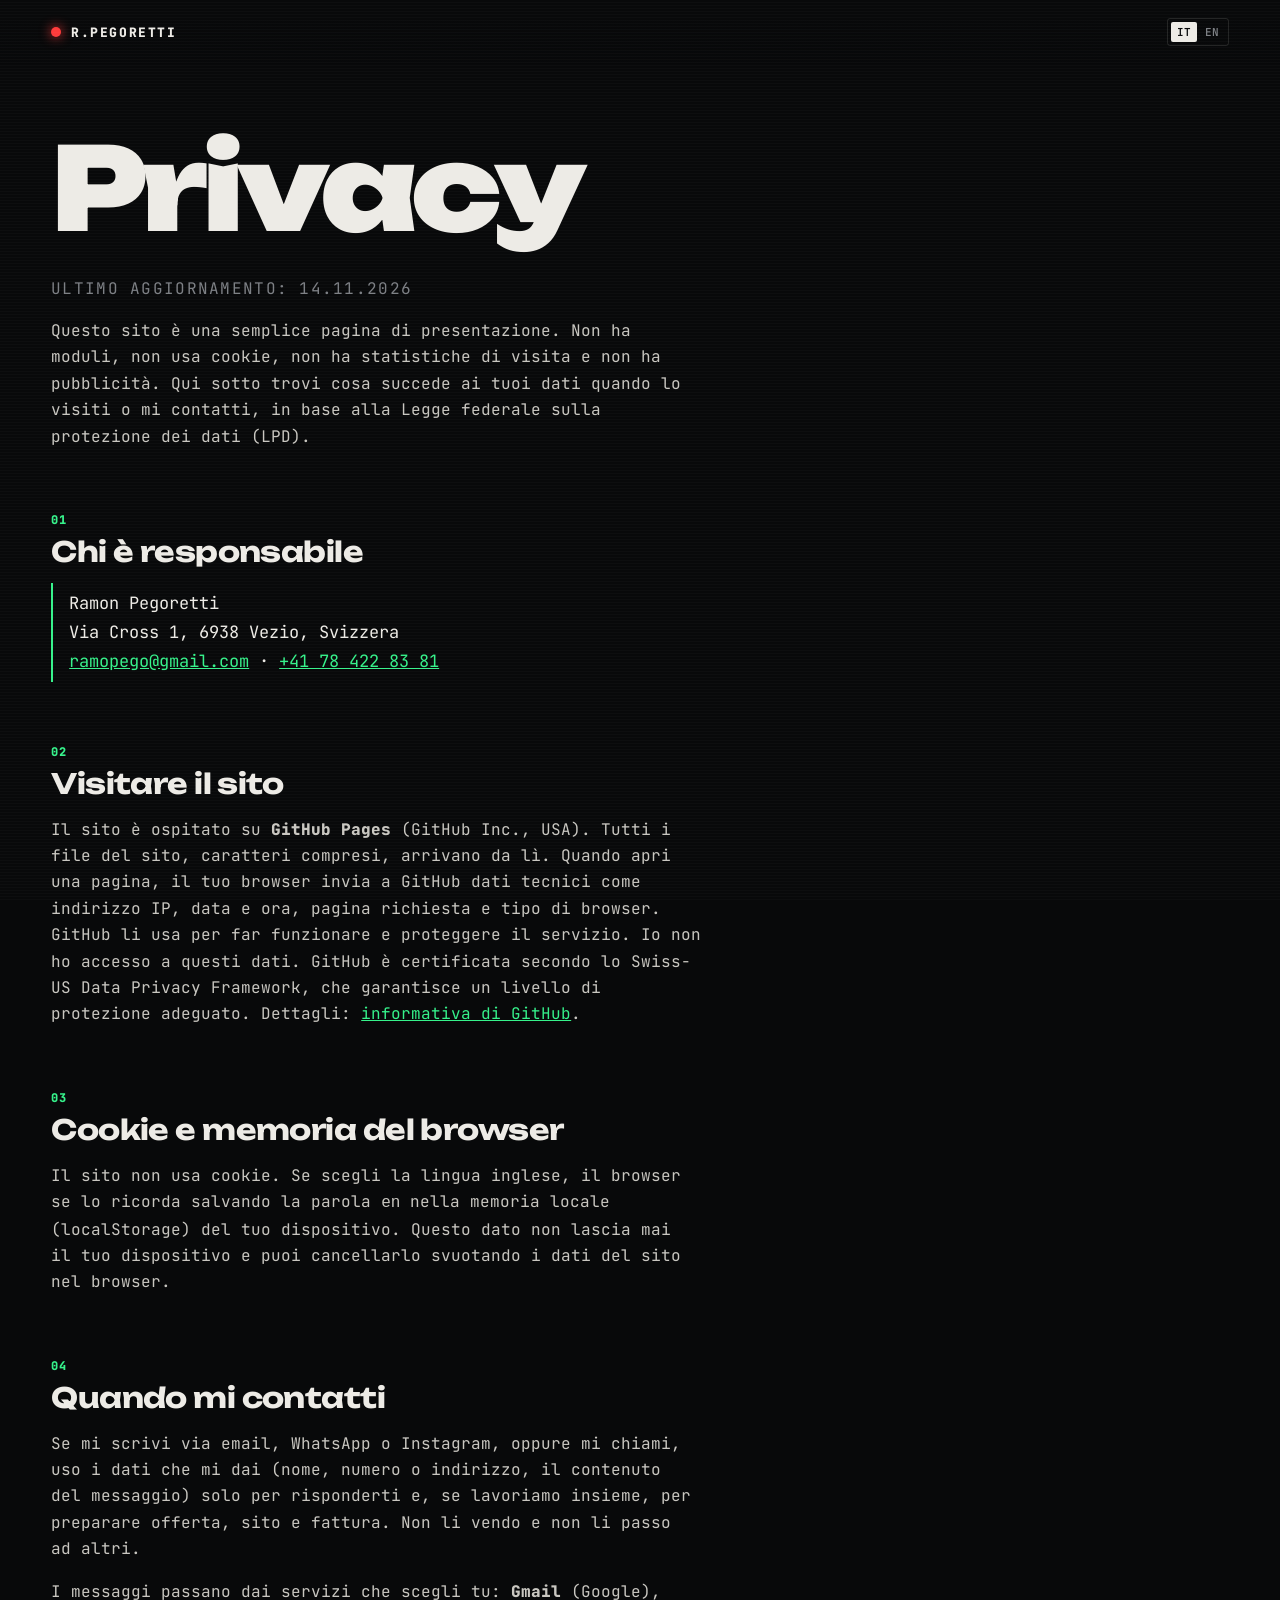
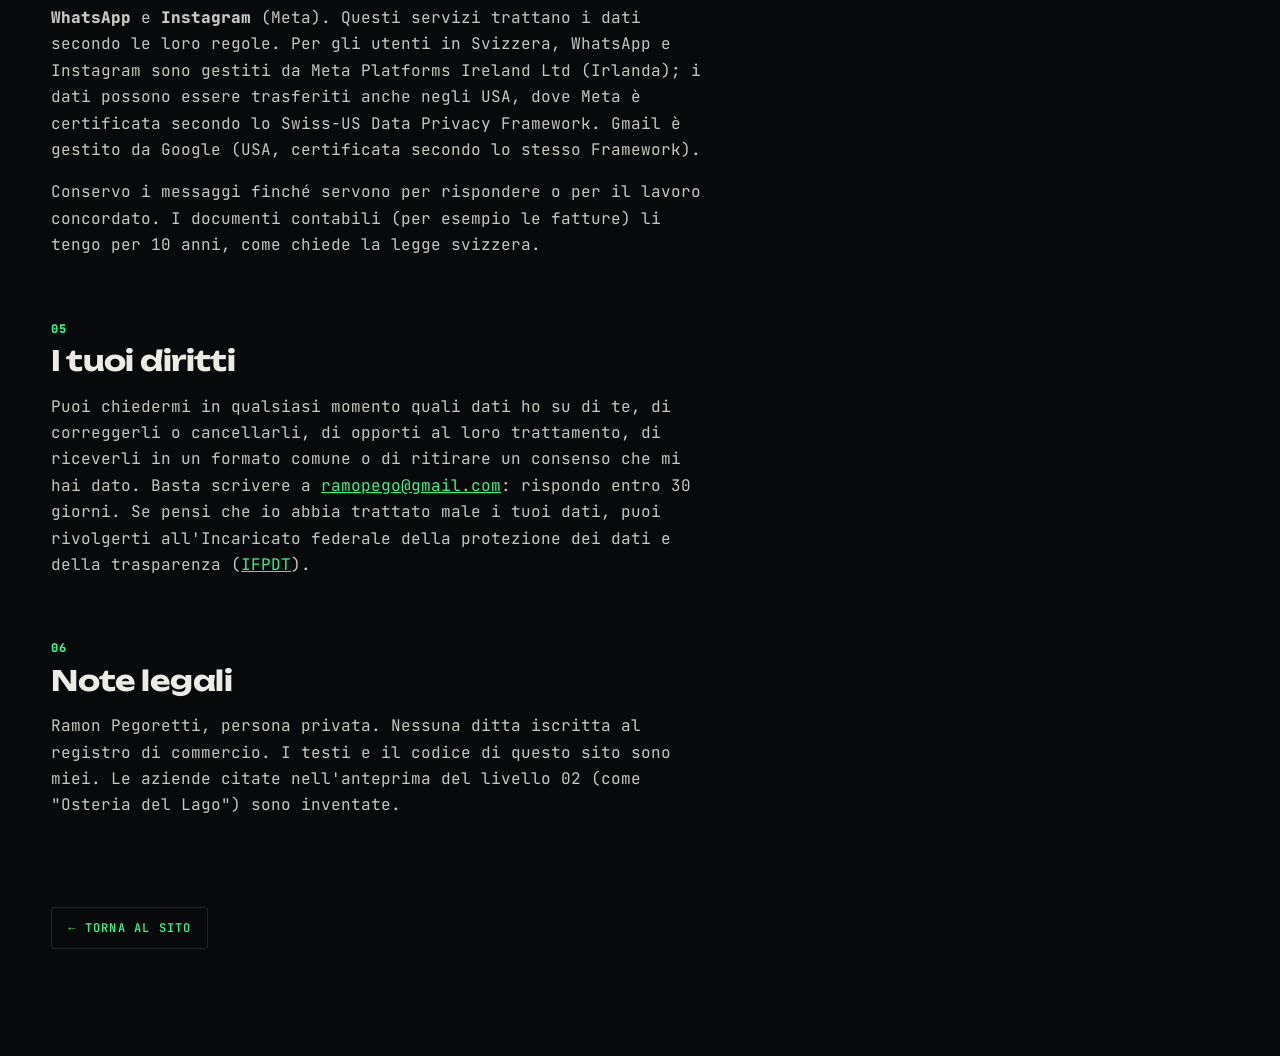
<file: privacy.html>
<!doctype html>
<html lang="it">
<head>
<meta charset="utf-8">
<meta name="referrer" content="strict-origin-when-cross-origin">
<meta http-equiv="Content-Security-Policy" content="default-src 'self'; script-src 'self'; style-src 'self' 'unsafe-inline'; font-src 'self'; img-src 'self' data:; connect-src 'self'; base-uri 'self'; form-action 'none'; object-src 'none'">
<meta name="viewport" content="width=device-width, initial-scale=1, viewport-fit=cover">
<title>Privacy · Ramon Pegoretti</title>
<meta name="description" content="Informativa sulla privacy e note legali del sito di Ramon Pegoretti.">
<meta name="robots" content="noindex">
<meta name="theme-color" content="#08090A">
<link rel="icon" href="favicon.svg" type="image/svg+xml">
<link rel="icon" href="favicon-32.png" sizes="32x32" type="image/png">
<link rel="apple-touch-icon" href="apple-touch-icon.png">
<link rel="stylesheet" href="fonts.css">
<link rel="stylesheet" href="style.css">
<style>
  .legal{max-width:760px;padding:calc(var(--hud) + 8vh) var(--gut) 12vh;margin:0}
  .legal h1{margin:0 0 4vh;font:900 clamp(44px,9vw,120px)/.9 var(--display);letter-spacing:-.05em}
  .legal h2{margin:7vh 0 14px;font:700 clamp(20px,2.2vw,28px)/1.2 var(--display);letter-spacing:-.02em}
  .legal h2 .mono{display:block;color:var(--green);margin-bottom:8px}
  .legal p,.legal li{font-size:16px;line-height:1.65;color:#C9C7C1;text-wrap:pretty}
  .legal ul{padding-left:20px}
  .legal a{color:var(--green)}
  .legal .updated{color:var(--dim)}
  .legal address{font-style:normal;border-left:2px solid var(--green);padding:6px 0 6px 16px;line-height:1.7}
  .back{display:inline-block;margin-top:8vh;font:600 12px var(--mono);letter-spacing:.1em;text-transform:uppercase;text-decoration:none;color:var(--ink);border:1px solid var(--line);padding:12px 16px;border-radius:3px}
  .back:hover{border-color:var(--green);color:var(--green)}
  [lang-block]{display:none}
  html[lang="it"] [lang-block="it"],html[lang="en"] [lang-block="en"]{display:block}
  html:not(.js) [lang-block="it"]{display:block}
</style>
<script src="head.js"></script>
</head>
<body>

<header class="hud">
  <a class="hud__id" href="./"><span class="lamp lamp--red" aria-hidden="true"></span><span>R.PEGORETTI</span></a>
  <span></span>
  <div class="hud__right">
    <button class="lang" id="lang" type="button"><span>IT</span><span>EN</span></button>
  </div>
</header>

<main class="legal">

<!-- ================= ITALIANO ================= -->
<article lang-block="it" lang="it">
  <h1>Privacy</h1>
  <p class="updated mono">Ultimo aggiornamento: 14.11.2026</p>
  <p>Questo sito è una semplice pagina di presentazione. Non ha moduli, non usa cookie, non ha statistiche di visita e non ha pubblicità. Qui sotto trovi cosa succede ai tuoi dati quando lo visiti o mi contatti, in base alla Legge federale sulla protezione dei dati (LPD).</p>

  <h2><span class="mono">01</span>Chi è responsabile</h2>
  <address>
    Ramon Pegoretti<br>
    Via Cross 1, 6938 Vezio, Svizzera<br>
    <a href="mailto:ramopego@gmail.com">ramopego@gmail.com</a> · <a href="tel:+41784228381">+41 78 422 83 81</a>
  </address>

  <h2><span class="mono">02</span>Visitare il sito</h2>
  <p>Il sito è ospitato su <strong>GitHub Pages</strong> (GitHub Inc., USA). Tutti i file del sito, caratteri compresi, arrivano da lì. Quando apri una pagina, il tuo browser invia a GitHub dati tecnici come indirizzo IP, data e ora, pagina richiesta e tipo di browser. GitHub li usa per far funzionare e proteggere il servizio. Io non ho accesso a questi dati. GitHub è certificata secondo lo Swiss-US Data Privacy Framework, che garantisce un livello di protezione adeguato. Dettagli: <a href="https://docs.github.com/site-policy/privacy-policies/github-general-privacy-statement" target="_blank" rel="noopener">informativa di GitHub</a>.</p>


  <h2><span class="mono">03</span>Cookie e memoria del browser</h2>
  <p>Il sito non usa cookie. Se scegli la lingua inglese, il browser se lo ricorda salvando la parola <code>en</code> nella memoria locale (localStorage) del tuo dispositivo. Questo dato non lascia mai il tuo dispositivo e puoi cancellarlo svuotando i dati del sito nel browser.</p>

  <h2><span class="mono">04</span>Quando mi contatti</h2>
  <p>Se mi scrivi via email, WhatsApp o Instagram, oppure mi chiami, uso i dati che mi dai (nome, numero o indirizzo, il contenuto del messaggio) solo per risponderti e, se lavoriamo insieme, per preparare offerta, sito e fattura. Non li vendo e non li passo ad altri.</p>
  <p>I messaggi passano dai servizi che scegli tu: <strong>Gmail</strong> (Google), <strong>WhatsApp</strong> e <strong>Instagram</strong> (Meta). Questi servizi trattano i dati secondo le loro regole. Per gli utenti in Svizzera, WhatsApp e Instagram sono gestiti da Meta Platforms Ireland Ltd (Irlanda); i dati possono essere trasferiti anche negli USA, dove Meta è certificata secondo lo Swiss-US Data Privacy Framework. Gmail è gestito da Google (USA, certificata secondo lo stesso Framework).</p>
  <p>Conservo i messaggi finché servono per rispondere o per il lavoro concordato. I documenti contabili (per esempio le fatture) li tengo per 10 anni, come chiede la legge svizzera.</p>

  <h2><span class="mono">05</span>I tuoi diritti</h2>
  <p>Puoi chiedermi in qualsiasi momento quali dati ho su di te, di correggerli o cancellarli, di opporti al loro trattamento, di riceverli in un formato comune o di ritirare un consenso che mi hai dato. Basta scrivere a <a href="mailto:ramopego@gmail.com">ramopego@gmail.com</a>: rispondo entro 30 giorni. Se pensi che io abbia trattato male i tuoi dati, puoi rivolgerti all'Incaricato federale della protezione dei dati e della trasparenza (<a href="https://www.edoeb.admin.ch" target="_blank" rel="noopener">IFPDT</a>).</p>

  <h2><span class="mono">06</span>Note legali</h2>
  <p>Ramon Pegoretti, persona privata. <span data-gap="business">Nessuna ditta iscritta al registro di commercio.</span> I testi e il codice di questo sito sono miei. Le aziende citate nell'anteprima del livello 02 (come "Osteria del Lago") sono inventate.</p>

  <a class="back" href="./">← Torna al sito</a>
</article>

<!-- ================= ENGLISH ================= -->
<article lang-block="en" lang="en">
  <h1>Privacy</h1>
  <p class="updated mono">Last updated: 14.11.2026</p>
  <p>This site is a simple one-page introduction. It has no forms, no cookies, no visitor analytics and no ads. Below is what happens to your data when you visit it or contact me, under the Swiss Federal Act on Data Protection (FADP).</p>

  <h2><span class="mono">01</span>Who is responsible</h2>
  <address>
    Ramon Pegoretti<br>
    Via Cross 1, 6938 Vezio, Switzerland<br>
    <a href="mailto:ramopego@gmail.com">ramopego@gmail.com</a> · <a href="tel:+41784228381">+41 78 422 83 81</a>
  </address>

  <h2><span class="mono">02</span>Visiting the site</h2>
  <p>The site is hosted on <strong>GitHub Pages</strong> (GitHub Inc., USA). Every file of the site, fonts included, comes from there. When you open a page, your browser sends GitHub technical data such as your IP address, date and time, the page requested and your browser type. GitHub uses it to run and protect the service. I have no access to this data. GitHub is certified under the Swiss-US Data Privacy Framework, which ensures an adequate level of protection. Details: <a href="https://docs.github.com/site-policy/privacy-policies/github-general-privacy-statement" target="_blank" rel="noopener">GitHub's privacy statement</a>.</p>


  <h2><span class="mono">03</span>Cookies and browser storage</h2>
  <p>The site uses no cookies. If you switch to English, your browser remembers it by saving the word <code>en</code> in your device's local storage. It never leaves your device, and you can delete it by clearing this site's data in your browser.</p>

  <h2><span class="mono">04</span>When you contact me</h2>
  <p>If you email me, message me on WhatsApp or Instagram, or call me, I use what you give me (name, number or address, the message) only to reply and, if we work together, to prepare the quote, the site and the invoice. I don't sell it or pass it on.</p>
  <p>Messages go through the services you choose: <strong>Gmail</strong> (Google), <strong>WhatsApp</strong> and <strong>Instagram</strong> (Meta). These services handle data under their own rules. For users in Switzerland, WhatsApp and Instagram are run by Meta Platforms Ireland Ltd (Ireland); data may also be transferred to the USA, where Meta is certified under the Swiss-US Data Privacy Framework. Gmail is run by Google (USA, certified under the same Framework).</p>
  <p>I keep messages as long as I need them to reply or for the agreed work. Accounting records such as invoices are kept for 10 years, as Swiss law requires.</p>

  <h2><span class="mono">05</span>Your rights</h2>
  <p>You can ask me at any time what data I have about you, have it corrected or deleted, object to its processing, receive it in a common format, or withdraw any consent you gave me. Just write to <a href="mailto:ramopego@gmail.com">ramopego@gmail.com</a>: I reply within 30 days. If you think I've mishandled your data, you can contact the Federal Data Protection and Information Commissioner (<a href="https://www.edoeb.admin.ch" target="_blank" rel="noopener">FDPIC</a>).</p>

  <h2><span class="mono">06</span>Legal notice</h2>
  <p>Ramon Pegoretti, private individual. <span data-gap="business">No business registered in the commercial register.</span> The texts and code of this site are mine. The businesses shown in the level 02 preview (such as "Osteria del Lago") are made up.</p>

  <a class="back" href="./">← Back to the site</a>
</article>

</main>

<script src="privacy.js"></script>
</body>
</html>
</file>
<file: fonts.css>
/* Self-hosted fonts (latin subset), downloaded from Google Fonts (OFL). */
@font-face {
  font-family: 'JetBrains Mono';
  font-style: normal;
  font-weight: 400;
  font-display: swap;
  src: url(fonts/jetbrains-mono-400-normal-0a7197.woff2) format('woff2');
  unicode-range: U+0000-00FF, U+0131, U+0152-0153, U+02BB-02BC, U+02C6, U+02DA, U+02DC, U+0304, U+0308, U+0329, U+2000-206F, U+20AC, U+2122, U+2191, U+2193, U+2212, U+2215, U+FEFF, U+FFFD;
}
@font-face {
  font-family: 'JetBrains Mono';
  font-style: normal;
  font-weight: 600;
  font-display: swap;
  src: url(fonts/jetbrains-mono-600-normal-0a7197.woff2) format('woff2');
  unicode-range: U+0000-00FF, U+0131, U+0152-0153, U+02BB-02BC, U+02C6, U+02DA, U+02DC, U+0304, U+0308, U+0329, U+2000-206F, U+20AC, U+2122, U+2191, U+2193, U+2212, U+2215, U+FEFF, U+FFFD;
}
@font-face {
  font-family: 'JetBrains Mono';
  font-style: normal;
  font-weight: 800;
  font-display: swap;
  src: url(fonts/jetbrains-mono-800-normal-0a7197.woff2) format('woff2');
  unicode-range: U+0000-00FF, U+0131, U+0152-0153, U+02BB-02BC, U+02C6, U+02DA, U+02DC, U+0304, U+0308, U+0329, U+2000-206F, U+20AC, U+2122, U+2191, U+2193, U+2212, U+2215, U+FEFF, U+FFFD;
}
@font-face {
  font-family: 'Unbounded';
  font-style: normal;
  font-weight: 400;
  font-display: swap;
  src: url(fonts/unbounded-400-normal-f2b2b2.woff2) format('woff2');
  unicode-range: U+0000-00FF, U+0131, U+0152-0153, U+02BB-02BC, U+02C6, U+02DA, U+02DC, U+0304, U+0308, U+0329, U+2000-206F, U+20AC, U+2122, U+2191, U+2193, U+2212, U+2215, U+FEFF, U+FFFD;
}
@font-face {
  font-family: 'Unbounded';
  font-style: normal;
  font-weight: 700;
  font-display: swap;
  src: url(fonts/unbounded-700-normal-f2b2b2.woff2) format('woff2');
  unicode-range: U+0000-00FF, U+0131, U+0152-0153, U+02BB-02BC, U+02C6, U+02DA, U+02DC, U+0304, U+0308, U+0329, U+2000-206F, U+20AC, U+2122, U+2191, U+2193, U+2212, U+2215, U+FEFF, U+FFFD;
}
@font-face {
  font-family: 'Unbounded';
  font-style: normal;
  font-weight: 900;
  font-display: swap;
  src: url(fonts/unbounded-900-normal-f2b2b2.woff2) format('woff2');
  unicode-range: U+0000-00FF, U+0131, U+0152-0153, U+02BB-02BC, U+02C6, U+02DA, U+02DC, U+0304, U+0308, U+0329, U+2000-206F, U+20AC, U+2122, U+2191, U+2193, U+2212, U+2215, U+FEFF, U+FFFD;
}
</file>
<file: style.css>
/* ============ tokens ============ */
:root{
  --bg:#08090A;
  --bg-2:#0F1113;
  --ink:#EDEBE6;
  --dim:#7C7F84;
  --line:rgba(237,235,230,.12);
  --green:#36F28B;   /* scoreboard: action, "touché" */
  --red:#FF3B3B;     /* scoreboard: hit, alert */
  --display:"Unbounded",ui-sans-serif,sans-serif;
  --mono:"JetBrains Mono",ui-monospace,monospace;
  --ease:cubic-bezier(.16,1,.3,1);
  --gut:clamp(16px,4vw,56px);
  --hud:64px;
}
*,*::before,*::after{box-sizing:border-box}
html{scroll-behavior:smooth;-webkit-text-size-adjust:100%}
body{margin:0;background:var(--bg);color:var(--ink);font:400 17px/1.55 var(--mono);overflow-x:hidden}
a{color:inherit}
button{font:inherit;color:inherit;background:none;border:0;cursor:pointer}
.mono{font-family:var(--mono);letter-spacing:.08em;font-size:12px;text-transform:uppercase}
.dim{color:var(--dim)}
.sr-title{position:absolute;width:1px;height:1px;overflow:hidden;clip:rect(0 0 0 0)}
:focus-visible{outline:2px solid var(--green);outline-offset:3px}
::selection{background:var(--green);color:var(--bg)}

/* grain + scanlines over everything */
body::after{content:"";position:fixed;inset:0;pointer-events:none;z-index:50;
  background:repeating-linear-gradient(0deg,rgba(255,255,255,.018) 0 1px,transparent 1px 3px);mix-blend-mode:screen}

/* ============ HUD ============ */
.hud{position:fixed!important;inset:0 0 auto;z-index:40;height:var(--hud);display:grid;grid-template-columns:1fr auto 1fr;align-items:center;
  padding:0 var(--gut);background:linear-gradient(var(--bg) 30%,rgba(8,9,10,0));}
.hud__id{display:flex;align-items:center;gap:10px;text-decoration:none;font:800 13px var(--mono);letter-spacing:.12em}
.lamp{width:10px;height:10px;border-radius:50%;background:var(--red);box-shadow:0 0 12px var(--red)}
.hud__board{display:flex;align-items:center;gap:18px;border:1px solid var(--line);padding:6px 8px 6px 14px;border-radius:4px;background:var(--bg-2)}
.pips{display:flex;gap:4px;list-style:none;margin:0;padding:0}
.pips a{display:block;font:600 11px var(--mono);text-decoration:none;padding:4px 6px;border-radius:2px;color:var(--dim);border:1px solid transparent;transition:.25s var(--ease)}
.pips a.on{color:var(--bg);background:var(--green);box-shadow:0 0 14px rgba(54,242,139,.5)}
.pips a.here{border-color:var(--ink);color:var(--ink)}
.pips a.on.here{color:var(--bg)}
.score{display:flex;align-items:baseline;gap:8px;padding:2px 10px;background:#000;border-radius:2px}
.score__label{font:600 9px var(--mono);letter-spacing:.14em;color:var(--dim)}
.score__num{font:800 22px/1 var(--mono);color:var(--red);text-shadow:0 0 10px rgba(255,59,59,.7);font-variant-numeric:tabular-nums;min-width:2ch;text-align:right}
.score.bump .score__num{animation:bump .5s var(--ease)}
@keyframes bump{30%{transform:scale(1.35);color:var(--green);text-shadow:0 0 18px var(--green)}}
.hud__right{display:flex;justify-content:flex-end;align-items:center;gap:14px}
.lang{display:flex;gap:2px;font:600 11px var(--mono);border:1px solid var(--line);border-radius:3px;padding:3px}
.lang span{padding:3px 6px;border-radius:2px;color:var(--dim)}
.lang .lang__on{background:var(--ink);color:var(--bg)}
.skip{font:600 11px var(--mono);letter-spacing:.08em;text-transform:uppercase;color:var(--dim);border-bottom:1px dashed var(--dim);padding:2px 0}
.skip:hover{color:var(--ink)}

/* toast */
.toast{position:fixed;left:50%;top:calc(var(--hud) + 14px);z-index:45;transform:translate(-50%,-20px);opacity:0;pointer-events:none;
  font:800 12px var(--mono);letter-spacing:.14em;background:var(--green);color:var(--bg);padding:10px 16px;border-radius:2px;transition:.45s var(--ease);white-space:nowrap}
.toast.show{opacity:1;transform:translate(-50%,0)}

/* ============ START ============ */
.start{position:relative;height:100svh;min-height:560px;overflow:hidden;display:grid;align-items:end;padding:0 var(--gut) clamp(40px,8vh,90px)}
.field,.fxlayer{position:fixed;inset:0;width:100vw;height:100vh;pointer-events:none}
.field{z-index:0}
.fxlayer{z-index:35}
main,.hud,.dock{position:relative}
main{z-index:1}
.start__ui{position:relative;display:grid;grid-template-columns:1fr auto;gap:24px 40px;align-items:end;pointer-events:none}
.start__ui a{pointer-events:auto}
.start__kicker{grid-column:1/-1;margin:0;font:600 12px var(--mono);letter-spacing:.14em;color:var(--dim)}
.blink{color:var(--red);animation:blink 1.2s steps(2) infinite}
@keyframes blink{50%{opacity:0}}
.start__title{margin:0;font:400 clamp(20px,2.4vw,32px)/1.25 var(--display);max-width:22ch;text-wrap:balance;letter-spacing:-.01em}
.start__actions{display:grid;justify-items:end;gap:10px}
.btn-start{display:inline-flex;align-items:center;gap:14px;text-decoration:none;font:900 clamp(18px,1.8vw,24px) var(--display);letter-spacing:.02em;
  background:var(--green);color:var(--bg);padding:20px 28px 20px 20px;border-radius:3px;box-shadow:0 0 0 0 rgba(54,242,139,.5);animation:pulse 2s infinite}
.btn-start__key{display:grid;place-items:center;width:34px;height:34px;background:var(--bg);color:var(--green);border-radius:2px;font-size:14px}
.btn-start:hover{animation:none;box-shadow:0 0 40px rgba(54,242,139,.6)}
@keyframes pulse{70%{box-shadow:0 0 0 18px rgba(54,242,139,0)}100%{box-shadow:0 0 0 0 rgba(54,242,139,0)}}
.start__hint{margin:0;font:400 11px var(--mono);letter-spacing:.1em;color:var(--dim);text-transform:uppercase}
.start__meta{position:absolute;top:calc(var(--hud) + 18px);left:var(--gut);right:var(--gut);display:flex;justify-content:space-between;color:var(--dim);font-size:10px}
/* no-JS fallback: show the name as text */
html:not(.js) .sr-title{position:static;width:auto;height:auto;display:block;font:900 16vw/.9 var(--display);letter-spacing:-.05em}

/* ============ LEVELS shared ============ */
.level{position:relative;min-height:100svh;padding:calc(var(--hud) + 8vh) var(--gut) 14vh;border-top:1px solid var(--line)}
.level__tag{color:var(--green);margin-bottom:28px}
.level__tag .dim{color:var(--dim)}
.level__title{margin:0 0 5vh;font:900 clamp(40px,8.4vw,136px)/.92 var(--display);letter-spacing:-.045em;max-width:12ch;text-wrap:balance}
.level__lead{max-width:52ch;color:var(--dim);margin:-2vh 0 6vh;text-wrap:pretty}
/* locked → unlocked */
.js .level .level__title,.js .level .level__lead{transition:opacity .9s var(--ease),transform .9s var(--ease),filter .9s var(--ease)}
.js .level:not(.unlocked) .level__title{opacity:.08;transform:translateY(40px);filter:blur(6px)}
.js .level:not(.unlocked) .level__lead{opacity:0}

/* ============ L1 PLAYER ============ */
.player{display:grid;grid-template-columns:minmax(220px,340px) 1fr;gap:clamp(28px,6vw,96px);align-items:start}
.player__card{border:1px solid var(--line);background:var(--bg-2);padding:14px;border-radius:4px;position:sticky;top:calc(var(--hud) + 24px)}
.player__portrait{position:relative;aspect-ratio:4/5;background:radial-gradient(120% 80% at 50% 0%,rgba(54,242,139,.18),transparent 60%),#0B0D0E;color:var(--green);border-radius:2px;overflow:hidden}
.player__piste{position:absolute;inset:0;width:100%;height:100%}
.player__portrait .cap{position:absolute;left:10px;bottom:10px;font-size:9px;color:var(--dim)}
.player__name{display:flex;justify-content:space-between;align-items:end;padding:14px 4px 2px}
.player__name strong{font:900 22px/1 var(--display);letter-spacing:-.02em;text-align:right}
.sheet{margin:0;display:grid}
.sheet div{display:grid;grid-template-columns:140px 1fr;gap:16px;padding:14px 0;border-bottom:1px solid var(--line)}
.sheet dt{font:600 11px var(--mono);letter-spacing:.12em;text-transform:uppercase;color:var(--dim);padding-top:4px}
.sheet dd{margin:0;text-wrap:balance;font:400 clamp(17px,1.6vw,22px)/1.3 var(--display)}
.sheet__note{display:block;margin-top:6px;color:var(--green);font-size:11px}
.inv{margin:44px 0}
.inv ul{list-style:none;margin:12px 0 0;padding:0;display:flex;flex-wrap:wrap;gap:8px}
.inv li{font:600 13px var(--mono);letter-spacing:.04em;padding:10px 14px;border:1px solid var(--line);border-radius:3px;background:var(--bg-2);
  transition:transform .5s var(--ease),opacity .5s var(--ease),border-color .2s}
.inv li:hover{border-color:var(--green);color:var(--green)}
.js .level:not(.unlocked) .inv li{opacity:0;transform:translateY(10px) scale(.9)}
.inv li:nth-child(2){transition-delay:40ms}.inv li:nth-child(3){transition-delay:80ms}.inv li:nth-child(4){transition-delay:120ms}
.inv li:nth-child(5){transition-delay:160ms}.inv li:nth-child(6){transition-delay:200ms}.inv li:nth-child(7){transition-delay:240ms}
.bars{list-style:none;padding:0;margin:44px 0;display:grid;gap:12px}
.bars li{display:grid;grid-template-columns:140px 1fr;gap:16px;align-items:center;font:600 12px var(--mono);letter-spacing:.06em}
.bars i{height:10px;background:repeating-linear-gradient(90deg,var(--line) 0 8px,transparent 8px 10px);position:relative}
.bars i::after{content:"";position:absolute;inset:0;width:calc(var(--v)*100%);background:repeating-linear-gradient(90deg,var(--green) 0 8px,transparent 8px 10px);
  transform-origin:left;transition:transform 1.2s var(--ease) .2s}
.js .level:not(.unlocked) .bars i::after{transform:scaleX(0)}
.bio{max-width:52ch;font-size:17px;text-wrap:pretty;margin:0}

/* ============ L2 BUILDER ============ */
.level--build{background:radial-gradient(80% 60% at 80% 40%,rgba(54,242,139,.06),transparent 70%)}
.builder{display:grid;grid-template-columns:260px 1fr;gap:clamp(20px,3vw,40px);align-items:start}
.config{display:grid;gap:28px;position:sticky;top:calc(var(--hud) + 24px)}
.config fieldset{border:0;margin:0;padding:0;display:grid;gap:10px}
.config legend{padding:0;margin-bottom:10px}
.config input{position:absolute;opacity:0;pointer-events:none}
.styles{display:grid;grid-template-columns:1fr 1fr;gap:6px}
.styles span{display:block;padding:11px 12px;border:1px solid var(--line);border-radius:3px;font:600 12px var(--mono);letter-spacing:.06em;text-transform:uppercase;cursor:pointer;transition:.2s var(--ease)}
.styles input:checked+span{background:var(--ink);color:var(--bg);border-color:var(--ink)}
.checks{display:grid;gap:0;border-top:1px solid var(--line)}
.checks label{cursor:pointer}
.checks span{display:flex;align-items:center;gap:12px;padding:12px 0;border-bottom:1px solid var(--line);font-size:14px;transition:color .2s}
.checks span::before{content:"";flex:none;width:18px;height:18px;border:1px solid var(--dim);border-radius:2px;transition:.2s var(--ease);
  background:no-repeat center/12px url("data:image/svg+xml,%3Csvg xmlns='http://www.w3.org/2000/svg' viewBox='0 0 12 12'%3E%3Cpath d='M2 6.5l2.5 2.5L10 3' fill='none' stroke='%2308090A' stroke-width='2'/%3E%3C/svg%3E");background-size:0}
.checks input:checked+span::before{background-color:var(--green);border-color:var(--green);background-size:12px}
.checks input:not(:checked)+span{color:var(--dim)}
.config input:focus-visible+span{outline:2px solid var(--green);outline-offset:2px}
.config label:hover span{border-color:var(--green)}
.screen{position:relative;border:1px solid var(--line);border-radius:6px;background:#E5E1D8;overflow:hidden}
.screen__bar{display:flex;align-items:center;gap:6px;padding:10px 12px;background:#E5E1D8;border-bottom:1px solid #D6D1C6}
.screen__bar i{width:9px;height:9px;border-radius:50%;background:#C9C3B6}
.screen__bar span{margin-left:10px;color:#76716A;font-size:10px;letter-spacing:.04em;text-transform:none}
.build__meter{margin-top:16px;color:var(--dim)}
.build__meter span{color:var(--ink)}

/* ---- mini site: one structure, four skins from Ramon's templates ---- */
.mini{--bg:#0B0B0C;--fg:#EDE6DA;--mute:#9C948A;--acc:#E0A458;--rule:rgba(237,230,218,.14);
  position:relative;background:var(--bg);color:var(--fg);font:400 12px/1.5 "Instrument Sans",var(--mono);min-height:460px;overflow:hidden;
  transition:background .6s var(--ease),color .6s var(--ease)}
.mini *{transition:inherit}
.m-nav{display:flex;align-items:center;gap:16px;padding:14px 22px;border-bottom:1px solid var(--rule);font-size:10px;letter-spacing:.08em;text-transform:uppercase}
.m-brand{font-weight:700;margin-right:auto;letter-spacing:.14em}
.m-links{display:flex;gap:14px;color:var(--mute)}
.m-lang{border:1px solid var(--rule);padding:2px 6px;border-radius:2px}
.m-btn{border:1px solid var(--acc);color:var(--acc);padding:5px 12px;border-radius:99px}
.m-hero{position:relative;padding:34px 22px 30px}
.m-kick{margin:0 0 10px;font-size:9px;letter-spacing:.16em;text-transform:uppercase;color:var(--mute)}
.m-title{margin:0;font:400 clamp(40px,6.4vw,92px)/.88 "Bodoni Moda",serif;text-transform:uppercase;letter-spacing:-.02em;
  background:linear-gradient(100deg,#3a3633 10%,var(--fg) 55%,#55504b 90%);-webkit-background-clip:text;background-clip:text;color:transparent}
.m-sub{margin:16px 0 0;max-width:34ch;font:italic 400 15px/1.35 "Bodoni Moda",serif;color:var(--fg)}
.m-open{display:inline-flex;align-items:center;gap:8px;margin-top:18px;font-size:10px;color:var(--mute)}
.m-open i{width:7px;height:7px;border-radius:50%;background:#4CD07D;box-shadow:0 0 8px #4CD07D}
.m-hero::after{content:"";position:absolute;inset:auto 10% -40% 30%;height:120%;background:radial-gradient(closest-side,rgba(224,164,88,.22),transparent);pointer-events:none}
.m-h{margin:0 0 10px;font:400 22px "Bodoni Moda",serif}
.m-menu{padding:22px;border-top:1px solid var(--rule)}
.m-menu ul{list-style:none;margin:0;padding:0}
.m-menu li{display:flex;gap:10px;align-items:baseline;padding:7px 0;border-bottom:1px dotted var(--rule);font-size:13px}
.m-menu li span{flex:1}
.m-menu b{font:500 12px var(--mono);font-variant-numeric:tabular-nums;color:var(--acc)}
.m-gallery{display:grid;grid-template-columns:2fr 1fr 1fr;gap:6px;padding:0 22px 22px}
.m-gallery i{height:clamp(70px,10vw,130px);border-radius:2px;background:linear-gradient(160deg,#2a2420,#0f0d0c 70%),#1a1614}
.m-gallery i:nth-child(1){background:radial-gradient(70% 60% at 40% 70%,rgba(224,164,88,.35),transparent),#15120f}
.m-map{position:relative;height:110px;margin:0 22px 22px;border-radius:2px;display:flex;align-items:flex-end;padding:10px;font-size:10px;
  background:linear-gradient(90deg,transparent 49.6%,var(--rule) 49.6% 50.4%,transparent 50.4%),linear-gradient(0deg,transparent 44%,var(--rule) 44% 47%,transparent 47%),
  repeating-linear-gradient(35deg,rgba(255,255,255,.03) 0 14px,transparent 14px 28px),rgba(255,255,255,.04)}
.m-map::after{content:"";position:absolute;left:52%;top:28%;width:14px;height:14px;border-radius:50% 50% 50% 0;transform:rotate(-45deg);background:var(--acc)}
.m-book{display:flex;justify-content:space-between;align-items:center;margin:0 22px 22px;padding:14px 18px;background:var(--acc);color:var(--bg);font-weight:600;font-size:13px;border-radius:99px}
/* collapse unchecked sections */
.mini [data-sec]{max-height:420px;opacity:1}
.mini section.off{max-height:0;opacity:0;padding-top:0;padding-bottom:0;margin-top:0;margin-bottom:0;border-width:0;overflow:hidden}
.mini .m-nav .off,.mini .m-open.off{display:none}

/* editorial */
.mini[data-style="editorial"]{--bg:#F3EEE6;--fg:#1C1A17;--mute:#5E574D;--acc:#C8411F;--rule:rgba(28,26,23,.2);font-family:"Hanken Grotesk",sans-serif}
[data-style="editorial"] .m-nav{font-family:var(--mono);font-size:9px}
[data-style="editorial"] .m-btn{border-radius:0;background:var(--fg);color:var(--bg);border-color:var(--fg)}
[data-style="editorial"] .m-title{font-family:"Instrument Serif",serif;font-size:clamp(46px,7.6vw,110px);letter-spacing:-.03em;background:none;color:var(--fg);border-bottom:1px solid var(--fg);padding-bottom:12px}
[data-style="editorial"] .m-sub,[data-style="editorial"] .m-h{font-family:"Instrument Serif",serif}
[data-style="editorial"] .m-hero::after{display:none}
[data-style="editorial"] .m-kick{color:var(--acc)}
[data-style="editorial"] .m-gallery i{background:repeating-linear-gradient(45deg,#E3DACB 0 2px,#EDE6DA 2px 9px);border:1px solid var(--rule)}
[data-style="editorial"] .m-book{border-radius:0;background:var(--fg)}
/* crafted */
.mini[data-style="crafted"]{--bg:#F4EBDD;--fg:#3B2A20;--mute:#7A6352;--acc:#B4532A;--rule:rgba(59,42,32,.18);font-family:"Bricolage Grotesque",sans-serif}
[data-style="crafted"] .m-nav{text-transform:none;letter-spacing:0;font-size:11px;border:0}
[data-style="crafted"] .m-brand{font-family:"Young Serif",serif;font-size:13px;letter-spacing:0}
[data-style="crafted"] .m-btn{background:var(--fg);color:var(--bg);border-color:var(--fg)}
[data-style="crafted"] .m-title{font-family:"Young Serif",serif;font-size:clamp(36px,5.4vw,78px);letter-spacing:-.03em;background:none;color:var(--fg);max-width:60%}
[data-style="crafted"] .m-sub,[data-style="crafted"] .m-h{font-family:"Young Serif",serif;font-style:normal;max-width:55%}
[data-style="crafted"] .m-kick{font:500 15px "Caveat",cursive;letter-spacing:0;text-transform:none;color:var(--acc)}
[data-style="crafted"] .m-hero::after{inset:22px 22px 22px auto;width:32%;height:auto;border-radius:999px 999px 18px 18px;background:linear-gradient(#A3AD94,#7C8C6E)}
[data-style="crafted"] .m-gallery i{border-radius:18px;background:linear-gradient(160deg,#C8B79C,#A88B6A)}
[data-style="crafted"] .m-gallery i:nth-child(1){background:linear-gradient(#A3AD94,#7C8C6E)}
[data-style="crafted"] .m-map,[data-style="crafted"] .m-book{border-radius:18px}
[data-style="crafted"] .m-book{color:#fff}
/* poster */
.mini[data-style="poster"]{--bg:#FF4F1A;--fg:#0E0E0E;--mute:#0E0E0E;--acc:#0E0E0E;--rule:rgba(14,14,14,.9);font-family:"Archivo",sans-serif}
[data-style="poster"] .m-nav{font-weight:700;font-family:var(--mono)}
[data-style="poster"] .m-btn{border-radius:0;background:var(--fg);color:#FF4F1A}
[data-style="poster"] .m-title{font:900 clamp(40px,6.6vw,96px)/.86 "Archivo",sans-serif;font-stretch:125%;letter-spacing:-.02em;background:none;color:var(--fg)}
[data-style="poster"] .m-sub{font:800 15px/1.2 "Archivo",sans-serif}
[data-style="poster"] .m-h{font:900 22px "Archivo",sans-serif;text-transform:uppercase}
[data-style="poster"] .m-hero::after{display:none}
[data-style="poster"] .m-open{background:#F2F0EA;color:var(--fg);padding:8px 14px;border-radius:99px;font-weight:700}
[data-style="poster"] .m-menu b{color:var(--fg)}
[data-style="poster"] .m-gallery i{background:#0E0E0E}
[data-style="poster"] .m-gallery i:nth-child(2){background:#D7FF3A}
[data-style="poster"] .m-gallery i:nth-child(3){background:#2340FF}
[data-style="poster"] .m-book{border-radius:0;color:#FF4F1A}

/* ============ L3 PRICE ============ */

/* custom-design toggle + live price (level 02) */
.custom{display:block;margin-top:4px;cursor:pointer}
.custom span{display:grid;grid-template-columns:18px 1fr;column-gap:12px;padding:12px;border:1px solid var(--line);border-radius:3px;transition:.2s var(--ease)}
.custom span::before{content:"";grid-row:span 2;width:18px;height:18px;border:1px solid var(--dim);border-radius:2px;transition:.2s var(--ease)}
.custom b{font:600 12px var(--mono);letter-spacing:.06em;text-transform:uppercase}
.custom small{color:var(--dim);font-size:12px;line-height:1.4}
.custom input:checked+span{border-color:var(--green)}
.custom input:checked+span::before{background:var(--green);border-color:var(--green);box-shadow:inset 0 0 0 3px var(--bg)}
.quote{border-top:1px solid var(--line);padding-top:16px;display:grid;gap:6px}
.quote p{margin:0}
.quote__num{font:900 clamp(44px,5vw,64px)/.9 var(--display);letter-spacing:-.05em;font-variant-numeric:tabular-nums;display:flex;align-items:flex-start;gap:.08em}
.quote__num .cur,.receipt__total .cur{font-size:.24em;letter-spacing:0;margin-top:.45em;color:var(--green)}
.quote__how{color:var(--dim);font-size:12px;line-height:1.5}

/* ============ L3 CARE PLAN + QUOTE ============ */
.care{display:grid;grid-template-columns:minmax(0,1fr) 340px;gap:clamp(20px,3vw,48px);align-items:start;margin-top:4vh}
.plans{display:grid;gap:18px;min-width:0}
.billing{display:inline-flex;justify-self:start;border:1px solid var(--line);border-radius:3px;padding:3px;gap:3px}
.billing input,.plan input{position:absolute;opacity:0;pointer-events:none}
.billing label{cursor:pointer}
.billing label>span{display:block;padding:9px 14px;border-radius:2px;font:600 12px var(--mono);letter-spacing:.06em;text-transform:uppercase;transition:.2s var(--ease)}
.billing em{font-style:normal;color:var(--green)}
.billing input:checked+span{background:var(--ink);color:var(--bg)}
.billing input:checked+span em{color:var(--bg)}
.plans__list{position:relative;display:grid;grid-template-columns:repeat(4,minmax(0,1fr));gap:8px}
.plan{cursor:pointer;display:grid}
.plan__in{display:grid;align-content:start;gap:6px;padding:16px;border:1px solid var(--line);border-radius:3px;background:var(--bg-2);transition:.2s var(--ease)}
.plan__tag{color:var(--green)}
.plan strong{font:700 18px var(--display);letter-spacing:-.01em}
.plan em{font:400 14px var(--mono);font-style:normal}
.plan small{color:var(--dim)}
.plan__f{display:grid;gap:4px;margin-top:6px;padding-top:10px;border-top:1px solid var(--line);color:var(--dim);font-size:12px;line-height:1.4}
.plan:hover .plan__in{border-color:var(--dim)}
.plan input:checked+.plan__in{border-color:var(--green);box-shadow:0 0 0 1px var(--green),0 0 24px rgba(54,242,139,.15)}
.plan input:checked+.plan__in .plan__f{color:var(--ink)}
.plan input:focus-visible+.plan__in,.billing input:focus-visible+span{outline:2px solid var(--green);outline-offset:2px}
.plan input[value="none"]+.plan__in .plan__tag{color:var(--dim)}
.receipt{position:relative;display:grid;gap:10px;padding:20px;border:1px solid var(--line);border-radius:4px;background:var(--bg-2)}
.receipt p{margin:0}
.receipt__rows{margin:0;display:grid}
.receipt__rows div{display:grid;grid-template-columns:minmax(0,1fr) auto;gap:12px;padding:9px 0;border-bottom:1px dashed var(--line);font-size:14px;font-variant-numeric:tabular-nums}
.receipt__rows dt{color:var(--ink)}
.receipt__rows dd{margin:0;text-align:right}
.receipt__rows .good dd{color:var(--green)}
.receipt__rows .dim dt,.receipt__rows .dim dd{color:var(--dim);font-size:12px}
.receipt__label{margin-top:8px!important}
.receipt__total{font:900 clamp(40px,4.4vw,60px)/.9 var(--display);letter-spacing:-.05em;font-variant-numeric:tabular-nums;display:flex;align-items:flex-start;gap:.08em}
.btn-quote{display:grid;place-items:center;min-height:48px;margin-top:6px;padding:12px 16px;border-radius:3px;background:var(--green);color:var(--bg);text-decoration:none;font:700 13px var(--mono);letter-spacing:.06em;text-transform:uppercase;text-align:center;transition:.2s var(--ease)}
.btn-quote:hover{box-shadow:0 0 24px rgba(54,242,139,.45)}
.receipt__note{color:var(--dim);font-size:12px;line-height:1.5}
@media (max-width:1100px){.plans__list{grid-template-columns:repeat(2,minmax(0,1fr))}}
@media (max-width:900px){.care{grid-template-columns:1fr}}
@media (max-width:600px){
  .plans__list{grid-template-columns:1fr}
  .plan__in{grid-template-columns:52px 1fr auto;align-items:baseline;column-gap:10px}
  .plan__f{grid-column:1/-1}
  .billing{display:flex;justify-self:stretch}
  .billing label{flex:1}
  .billing label>span{text-align:center;padding:9px 6px;font-size:11px}
}

/* ============ L4 QUEST ============ */
.quest{list-style:none;margin:0;padding:0;display:grid;border-top:1px solid var(--line)}
.quest li{display:grid;grid-template-columns:minmax(140px,28%) 1fr;gap:24px;padding:4vh 0;border-bottom:1px solid var(--line);align-items:start}
.quest__n{font:900 clamp(28px,4.4vw,64px)/.9 var(--display);letter-spacing:-.04em;color:var(--red);text-shadow:0 0 22px rgba(255,59,59,.35)}
.quest li:last-child .quest__n{color:var(--green);text-shadow:0 0 22px rgba(54,242,139,.35)}
.quest h3{margin:0 0 8px;font:700 clamp(22px,2.4vw,34px) var(--display);letter-spacing:-.02em}
.quest p{margin:0;max-width:50ch;color:var(--dim)}
.js .quest li{transition:opacity .8s var(--ease),transform .8s var(--ease)}
.js .level:not(.unlocked) .quest li{opacity:0;transform:translateX(-30px)}
.quest li:nth-child(2){transition-delay:.12s}.quest li:nth-child(3){transition-delay:.24s}

/* ============ L5 FINAL ============ */
.level--final{display:grid;align-content:space-between;background:radial-gradient(60% 50% at 50% 60%,rgba(54,242,139,.08),transparent 70%)}
.final__title{margin:0;font:900 clamp(64px,17vw,280px)/.82 var(--display);letter-spacing:-.06em}
.final{display:grid;grid-template-columns:1.2fr 1fr;gap:clamp(24px,5vw,80px);align-items:end;margin-top:6vh}
.touche{position:relative;display:grid;gap:10px;text-decoration:none;padding:clamp(24px,3vw,40px);border:1px solid var(--green);border-radius:4px;overflow:hidden;transition:.3s var(--ease)}
.touche__txt{font:900 clamp(26px,3.2vw,48px)/1 var(--display);letter-spacing:-.03em}
.touche__lamp{position:absolute;right:22px;top:22px;width:22px;height:22px;border-radius:50%;background:#123222;transition:.15s}
.touche:hover,.touche:focus-visible{background:var(--green);color:var(--bg)}
.touche:hover .dim{color:var(--bg)}
.touche:hover .touche__lamp,.touche.hit .touche__lamp{background:#fff;box-shadow:0 0 30px 8px var(--green)}
.links{list-style:none;margin:0;padding:0;display:grid}
.links a{display:grid;grid-template-columns:110px 1fr;gap:12px;align-items:baseline;padding:16px 0;border-bottom:1px solid var(--line);text-decoration:none;font:400 clamp(15px,1.4vw,19px) var(--display);word-break:break-all}
.links a:hover{color:var(--green)}
.final__micro{grid-column:1/-1;color:var(--dim);margin:0}
.foot{display:flex;flex-wrap:wrap;gap:12px 32px;justify-content:space-between;margin-top:10vh;padding-top:18px;border-top:1px solid var(--line);color:var(--dim);font-size:10px}
.foot a{text-decoration:none}

/* gaps: visible marker while drafting */
[data-gap]{outline:1px dashed rgba(255,59,59,.0)}
.show-gaps [data-gap]{outline-color:rgba(255,59,59,.7);outline-offset:3px}

/* ============ dock (phone) ============ */
.dock{display:none}

/* ============ quick mode (skip the game) ============ */
.quick .field{opacity:.25}
.quick .toast{display:none}

/* ============ responsive ============ */
@media (max-width:900px){
  .hud{grid-template-columns:1fr auto auto;gap:10px}
  .pips{display:none}
  .hud__board{padding:4px;gap:0}
  .hud__right{gap:10px}
  .player{grid-template-columns:1fr}
  .player__card{position:relative;top:0;max-width:300px}
  .builder{grid-template-columns:1fr}
  .config{position:relative;top:0}
  .checks{grid-template-columns:1fr 1fr;column-gap:16px}
  .final{grid-template-columns:1fr}
}
@media (max-width:600px){
  :root{--hud:56px}
  body{font-size:16px;padding-bottom:64px}
  .hud__id span:last-child{font-size:11px}
  .skip{display:none}
  .start__ui{grid-template-columns:1fr}
  .start__actions{justify-items:start}
  .start__meta span:first-child{display:none}
  .sheet div,.bars li{grid-template-columns:100px 1fr;gap:12px}
  .quest li{grid-template-columns:1fr;gap:10px}
  .links a{grid-template-columns:1fr;gap:2px}
  .styles{grid-template-columns:repeat(4,1fr)}
  .styles span{padding:10px 4px;text-align:center;font-size:10px}
  .checks{grid-template-columns:1fr}
  .m-links{display:none}
  .dock{display:grid;grid-template-columns:2fr 1fr 1fr;position:fixed;inset:auto 0 0;z-index:41;background:var(--bg-2);border-top:1px solid var(--line);padding:8px;gap:8px;padding-bottom:max(8px,env(safe-area-inset-bottom))}
  .dock a{display:grid;place-items:center;min-height:44px;text-decoration:none;font:700 13px var(--mono);border:1px solid var(--line);border-radius:3px}
  .dock .dock__main{background:var(--green);color:var(--bg);border-color:var(--green)}
}

@media (prefers-reduced-motion:reduce){
  html{scroll-behavior:auto}
  *,*::before,*::after{animation-duration:.01ms!important;animation-iteration-count:1!important;transition-duration:.01ms!important}
}

/* ============ compile effect: wireframe → real content ============ */
.sheet,.inv,.bio,.links,.quest{position:relative}
.js [data-wire]::after{content:attr(data-wire);position:absolute;inset:0;z-index:3;pointer-events:none;
  display:flex;align-items:flex-start;padding:10px 12px;font:600 11px var(--mono);letter-spacing:.02em;color:var(--green);
  background:
    linear-gradient(90deg,var(--green) 0 2px,transparent 2px) no-repeat,
    repeating-linear-gradient(180deg,transparent 0 26px,rgba(237,235,230,.07) 26px 34px) 12px 34px/60% 100% no-repeat,
    var(--bg-2);
  border:1px dashed rgba(54,242,139,.45);
  clip-path:inset(0 0 0 0);
  transition:clip-path .5s cubic-bezier(.7,0,.2,1);transition-delay:calc(var(--d,0) * 90ms + 200ms)}
.js .unlocked [data-wire]::after{clip-path:inset(0 0 0 100%)}
.quick [data-wire]::after{transition-delay:0s!important;transition-duration:.3s!important}
.mini [data-sec].assemble{animation:popup .9s cubic-bezier(.16,1,.3,1) both}
@keyframes popup{from{opacity:0;transform:translateY(14px) scale(.985)}}
@media (prefers-reduced-motion:reduce){.js [data-wire]::after{display:none}}

/* ============ boot screen ============ */
.boot{display:none}
.js .boot{display:grid;place-items:center;position:fixed;inset:0;z-index:100;background:var(--bg);
  transition:clip-path .7s cubic-bezier(.7,0,.2,1);clip-path:inset(0 0 0 0)}
.boot.done{clip-path:inset(0 0 100% 0)}
.boot__in{width:min(320px,80vw);display:grid;gap:10px;font-size:11px}
.boot__in p{margin:0}
.boot__line{color:var(--green)}
.boot__bar{height:6px;background:var(--line);overflow:hidden}
.boot__bar i{display:block;height:100%;background:var(--green);transform-origin:left;transform:scaleX(0);box-shadow:0 0 12px var(--green)}
.boot__pct{justify-self:end;font:800 22px var(--mono);color:var(--red);text-shadow:0 0 10px rgba(255,59,59,.6)}

/* ============ configurator empty state ============ */
.m-empty{margin:0 22px 22px;padding:14px 16px;border:1px dashed var(--rule);color:var(--mute);font-size:11px;letter-spacing:.02em;text-transform:none;
  animation:popup .6s cubic-bezier(.16,1,.3,1) both}

/* ============ "not a restaurant?" block (level 02) ============ */
.other{margin-top:8vh;display:grid;grid-template-columns:minmax(0,1fr) minmax(0,1.3fr);gap:24px clamp(24px,5vw,72px);align-items:end;
  padding:clamp(22px,3vw,36px);border:1px dashed rgba(54,242,139,.45);border-radius:4px;background:rgba(15,17,19,.7)}
.other__tag{color:var(--green);margin:0 0 12px}
.other__title{margin:0;font:700 clamp(22px,2.6vw,36px)/1.1 var(--display);letter-spacing:-.03em;text-wrap:balance}
.other__text{margin:12px 0 0;color:var(--dim);max-width:44ch;font-size:15px}
.chips{list-style:none;margin:0;padding:0;display:flex;flex-wrap:wrap;gap:8px}
.chip{display:inline-block;padding:12px 16px;border:1px solid var(--line);border-radius:999px;background:var(--bg-2);text-decoration:none;
  font:600 13px var(--mono);letter-spacing:.02em;transition:.2s var(--ease)}
.chip:hover,.chip:focus-visible{border-color:var(--green);color:var(--bg);background:var(--green)}
.chip--other{border-style:dashed;color:var(--green)}
.js .level:not(.unlocked) .other{opacity:0;transform:translateY(20px)}
.js .other{transition:opacity .8s var(--ease) .3s,transform .8s var(--ease) .3s}
@media (max-width:900px){.other{grid-template-columns:1fr;align-items:start}}
</file>
